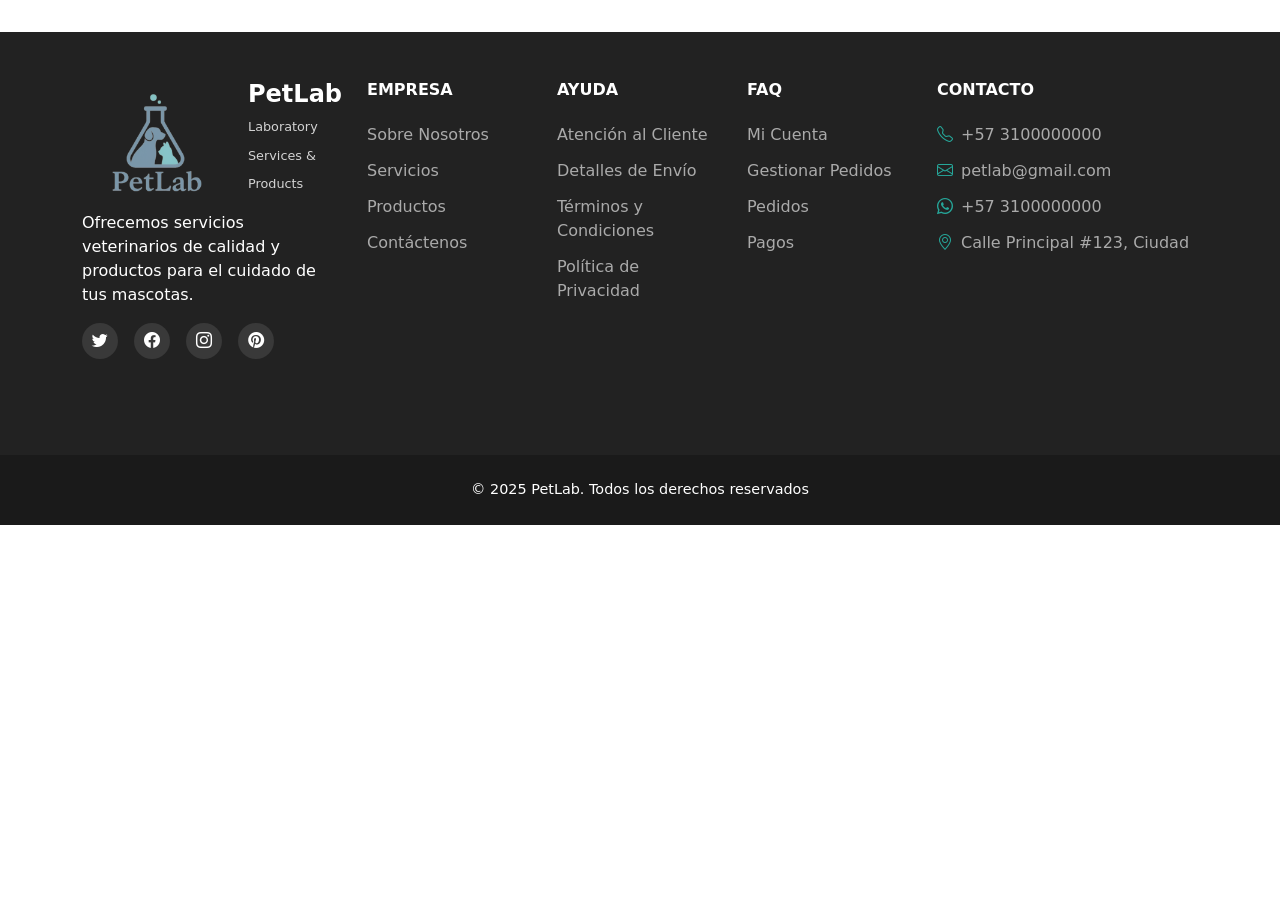
<file: pages/footer.html>
<!DOCTYPE html>
<html lang="es">
<head>
  <meta charset="UTF-8">
  <meta name="viewport" content="width=device-width, initial-scale=1.0">
  <title>PetLab - Laboratory Services & Products</title>
  <link href="https://cdn.jsdelivr.net/npm/bootstrap@5.3.0/dist/css/bootstrap.min.css" rel="stylesheet">
  <link rel="stylesheet" href="https://cdn.jsdelivr.net/npm/bootstrap-icons@1.11.1/font/bootstrap-icons.css">
  <link rel="stylesheet" href="/styles/footer.css">
</head>
<body>

  <footer class="footer-main">
    <div class="container py-5">
      <div class="row">
        <div class="col-lg-3 mb-4">
          <div class="footer-brand">
            <div class="footer-logo">
              <img src="/assets/logo1.png" alt="PetLab logo" class="img-fluid" style="width: 150px;">
              <span>PetLab<br><small>Laboratory Services & Products</small></span>
            </div>
            <p class="mt-3">Ofrecemos servicios veterinarios de calidad y productos para el cuidado de tus mascotas.</p>
            <div class="footer-social mt-3">
              <a href="#" class="social-icon"><i class="bi bi-twitter"></i></a>
              <a href="#" class="social-icon"><i class="bi bi-facebook"></i></a>
              <a href="#" class="social-icon"><i class="bi bi-instagram"></i></a>
              <a href="#" class="social-icon"><i class="bi bi-pinterest"></i></a>
            </div>
          </div>
        </div>
        
        <div class="col-lg-2 col-md-3 col-6 mb-4">
          <h5 class="footer-heading">EMPRESA</h5>
          <ul class="footer-links">
            <li><a href="/pages/aboutUs.html">Sobre Nosotros</a></li>
            <li><a href="#servicesAndProducts">Servicios</a></li>
            <li><a href="#servicesAndProducts">Productos</a></li>
            <li><a href="/pages/contact.html">Contáctenos</a></li>
          </ul>
        </div>
        
        <div class="col-lg-2 col-md-3 col-6 mb-4">
          <h5 class="footer-heading">AYUDA</h5>
          <ul class="footer-links">
            <li><a href="#">Atención al Cliente</a></li>
            <li><a href="#">Detalles de Envío</a></li>
            <li><a href="#">Términos y Condiciones</a></li>
            <li><a href="#">Política de Privacidad</a></li>
          </ul>
        </div>
       
        <div class="col-lg-2 col-md-3 col-6 mb-4">
          <h5 class="footer-heading">FAQ</h5>
          <ul class="footer-links">
            <li><a href="#">Mi Cuenta</a></li>
            <li><a href="#">Gestionar Pedidos</a></li>
            <li><a href="#">Pedidos</a></li>
            <li><a href="#">Pagos</a></li>
          </ul>
        </div>

        <div class="col-lg-3 col-md-3 col-6 mb-4">
          <h5 class="footer-heading">CONTACTO</h5>
          <ul class="footer-contact">
            <li><i class="bi bi-telephone"></i> +57 3100000000</li>
            <li><i class="bi bi-envelope"></i> petlab@gmail.com</li>
            <li><i class="bi bi-whatsapp"></i> +57 3100000000</li>
            <li><i class="bi bi-geo-alt"></i> Calle Principal #123, Ciudad</li>
          </ul>
        </div>
      </div>
    </div>
    
    <div class="footer-bottom">
      <div class="container">
        <div class="row align-items-center">
          <div class=" text-lg-center">
            <p class="mb-0">© 2025 PetLab. Todos los derechos reservados</p>
          </div>
        </div>
      </div>
    </div>
  </footer>

  <script src="https://cdn.jsdelivr.net/npm/bootstrap@5.3.0/dist/js/bootstrap.bundle.min.js"></script>
</body>
</html>
</file>
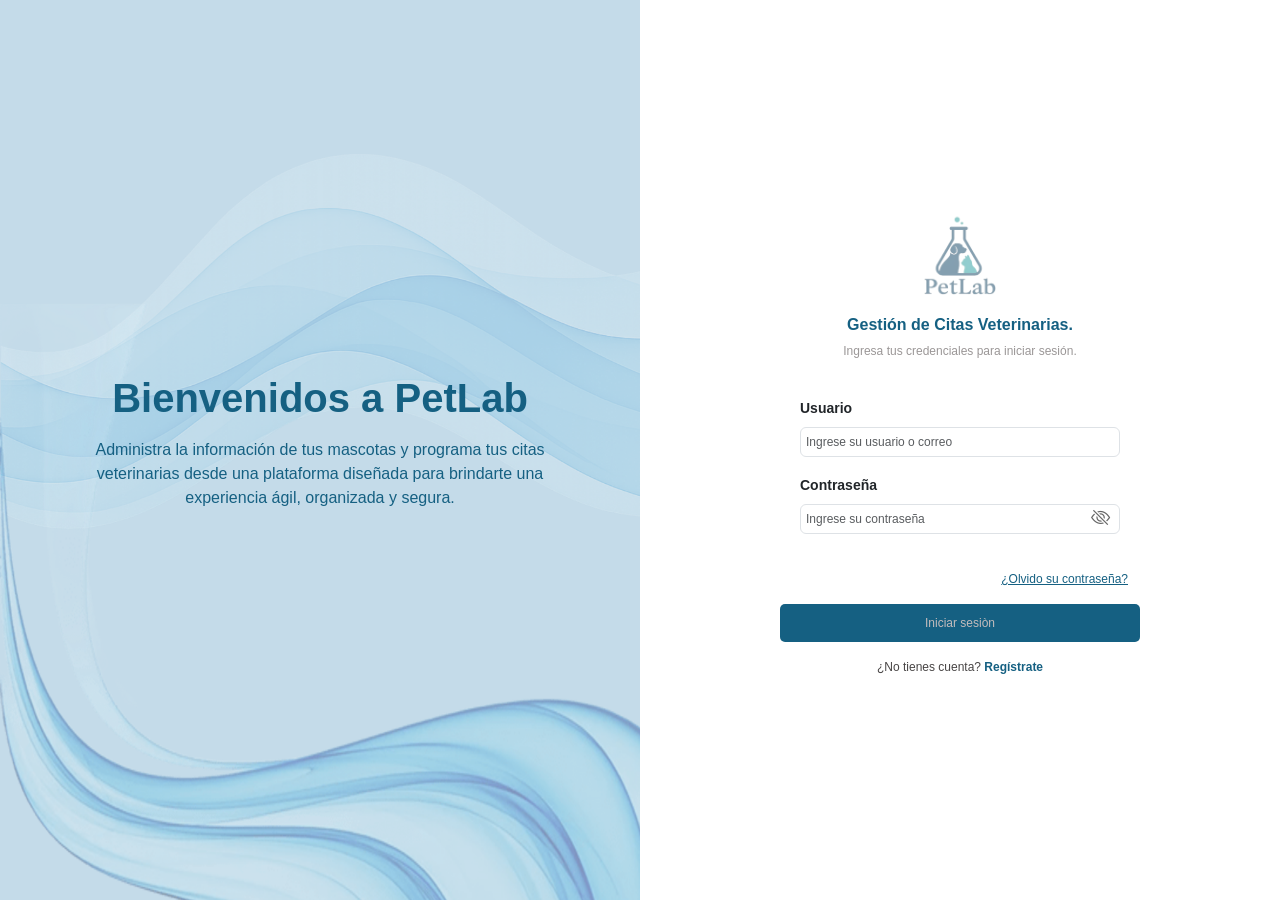
<file: pages/login.html>
<!DOCTYPE html>
<html lang="en">
<head>
    <meta charset="UTF-8">
    <meta name="viewport" content="width=device-width, initial-scale=1.0">
    <!-- Titulo -->
    <title>Login|Register</title>
    <!-- Styles -->
    <link rel="stylesheet" href="/styles/login.css">
    <!-- Bootstrap -->
    <link href="https://cdn.jsdelivr.net/npm/bootstrap@5.3.5/dist/css/bootstrap.min.css" rel="stylesheet" integrity="sha384-SgOJa3DmI69IUzQ2PVdRZhwQ+dy64/BUtbMJw1MZ8t5HZApcHrRKUc4W0kG879m7" crossorigin="anonymous">
    <link href="https://cdn.jsdelivr.net/npm/bootstrap-icons@1.10.5/font/bootstrap-icons.css" rel="stylesheet">
   
<body>
    <div class="pantalla-principal-wrapper">
        <div class="pantalla-principal">
            <!-- Seccion de login -->
            <div class="contenedor-login">
                <div class="bienvenida">
                    <img src="/assets/hondas2.png" alt="fondo">
                    <div class="title">
                        <h1>Bienvenidos a PetLab</h1>
                        <p>Administra la información de tus mascotas y programa tus citas veterinarias desde una plataforma diseñada para brindarte una experiencia ágil, organizada y segura.
                        </p>
                    </div>
                </div>
                <div class="login">
                    <img src="/assets/logo.png" class="img-login" alt="">
                    <div class="title-login">
                        <h2>Gestión de Citas Veterinarias.</h2>
                        <p>Ingresa tus credenciales para iniciar sesión.</p>
                    </div>
                    <form id="form-login" class="login">
                        <div class="mb-3">
                            <label for="formGroupExampleInput" class="form-label">Usuario</label>
                            <input type="text" class="form-control" id="usuario" placeholder="Ingrese su usuario o correo">
                        </div>
                        <div class="mb-3 input-password-container">
                            <label for="formGroupExampleInput2" class="form-label">Contraseña</label>
                            <div class="input-wrapper">
                                <input type="password" class="form-control" id="contrasena" placeholder="Ingrese su contraseña">
                                <i class="bi bi-eye-slash toggle-password" id="toggle-login-password"></i>
                            </div>
                        </div>
                    </form>
                    
                    <div class="container olvido-contrasena mb-3" >
                        <a href="">¿Olvido su contraseña?</a>
                    </div>
                    <div class="button-iniciar mb-3">
                        <button id="button-login" class="button-login" type="button">Iniciar sesiòn</button>
                    </div>
                    
                    <div class="link-registro">
                        <p>¿No tienes cuenta? <a href="#" class="btn-registro">Regístrate</a></p>
                    </div>
                </div>
            </div>
            <!-- Seccion de Registro -->
            <div class="contenedor-register">
                <div class="register">
                    <img src="/assets/logo.png" class="img-register" alt="">
                    <h2>Crear cuenta</h2>
                    <form action="" class="register" id="form-register">
                        <div class="mb-3 mt-5">
                            <input type="text" class="form-control" id="form-name" placeholder="Ingresa tu nombre de usuario">
                            <small class="error-text"></small>
                        </div>
                        <div class="mb-3">
                            <input type="email" class="form-control" id="form-email" placeholder="Ingrese un correo electronico">
                            <small class="error-text"></small>
                        </div>
                        <div class="mb-3">
                            <input type="number" class="form-control" id="form-number" placeholder="Ingresa tu numero telefonico">
                            <small class="error-text"></small>
                        </div>
                        <div class="mb-3 input-password-container">
                            <div class="input-wrapper">
                                <input type="password" class="form-control" id="form-password" placeholder="Ingrese una contraseña">
                                <i class="bi bi-eye-slash toggle-password" id="toggle-password"></i>
                            </div>
                            <small class="error-text"></small>
                        </div>
                        <div class="mb-3 input-password-container">
                            <div class="input-wrapper">
                                <input type="password" class="form-control mb-2" id="form-confirm-password" placeholder="Confirma tu contraseña">
                                <i class="bi bi-eye-slash toggle-password" id="toggle-confirm-password"></i>
                            </div>
                            <small class="error-text"></small>
                        </div>
                        <div class="button-iniciar mb-3">
                            <button class="button-login" type="submit">Registrarse</button>
                        </div>
                    </form>
                    
                    <div class="link-registro mt-5">
                        <p>¿Ya tienes cuenta? <a href="#" class="btn-login">Inicia sesión</a></p>
                    </div>
                </div>
                <div class="crea-cuenta">
                    <img src="/assets/hondas2.png" alt="fondo">
                    <div class="title">
                        <h1>Crea tu cuenta</h1>
                        <p>Crea tu cuenta para gestionar la información de tus mascotas y programar citas veterinarias de forma rápida, sencilla y segura.
                        </p>
                    </div>
                </div>
            </div>
        </div>
    </div>
    <!-- Modal del register -->
    <div id="modal" class="modal" style="display: none;">
        <div class="modal-content">
            <p id="modal-message"></p>
            <button type="button" id="modal-close-button">Cerrar</button>
        </div>
    </div>
    <!-- Modal de login -->
    <div class="modal fade" id="modalValidacion" tabindex="-1" aria-hidden="true">
        <div class="modal-dialog modal-dialog-centered">
            <div class="modal-content text-center">
                <div class="modal-header">
                    <h5 class="modal-title">Atención</h5>
                    <button type="button" class="btn-close" data-bs-dismiss="modal" aria-label="Cerrar"></button>
                </div>
                <div class="modal-body">
                    <p id="modalTexto">Mensaje del sistema</p>
                </div>
                <div class="modal-footer">
                    <button type="button" class="btn btn-primary" data-bs-dismiss="modal">Aceptar</button>
                </div>
            </div>
        </div>
    </div>

    <script src="/scripts/login_Scripts/validateForm.js"></script>
    <!-- <script src="/scripts/login_Scripts/regiterUser.js"></script> -->
    <script src="/scripts/login_Scripts/transitionLogin.js"></script>
    <script src="https://cdn.jsdelivr.net/npm/bootstrap@5.3.5/dist/js/bootstrap.bundle.min.js" integrity="sha384-k6d4wzSIapyDyv1kpU366/PK5hCdSbCRGRCMv+eplOQJWyd1fbcAu9OCUj5zNLiq" crossorigin="anonymous"></script>
    <script src="/scripts/login_Scripts/validateUser.js"></script>
    
</body>
</html>
</file>
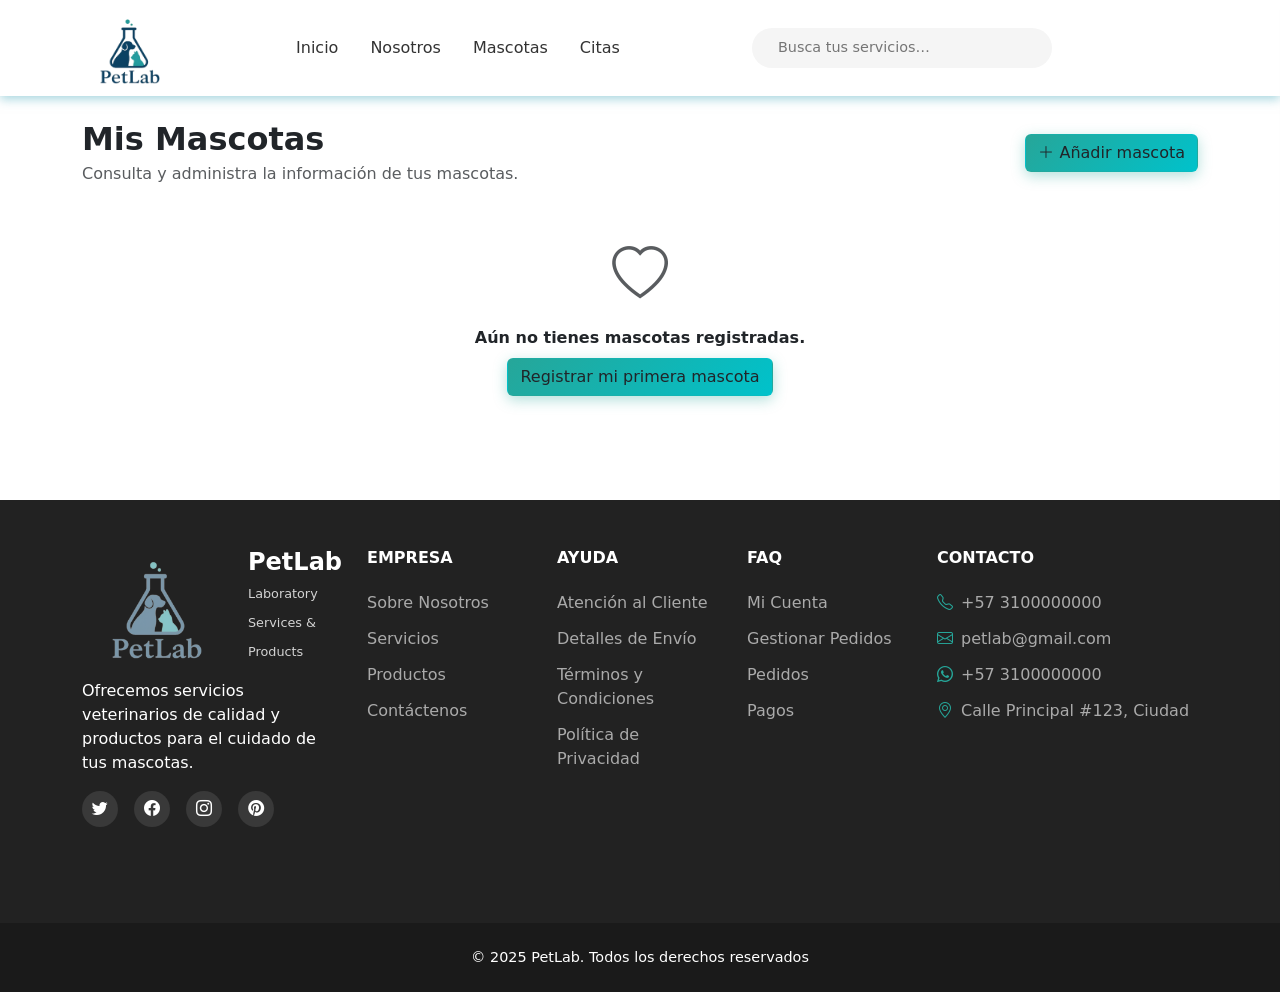
<file: pages/mascotas.html>
<!DOCTYPE html>
<html lang="es">
<head>
  <meta charset="UTF-8" />
  <meta name="viewport" content="width=device-width, initial-scale=1.0" />
  <title>Mis Mascotas | PetLab</title>

  <link href="https://cdn.jsdelivr.net/npm/bootstrap@5.3.5/dist/css/bootstrap.min.css" rel="stylesheet" integrity="sha384-SgOJa3DmI69IUzQ2PVdRZhwQ+dy64/BUtbMJw1MZ8t5HZApcHrRKUc4W0kG879m7" crossorigin="anonymous">
  <link rel="stylesheet" href="https://cdn.jsdelivr.net/npm/bootstrap-icons@1.10.5/font/bootstrap-icons.css">
  <script src="https://cdn.lordicon.com/lordicon.js"></script>

  <link rel="stylesheet" href="/styles/navbar.css" />
  <link rel="stylesheet" href="/styles/footer.css" />
  <link rel="stylesheet" href="/styles/mascotas.css" />
</head>
<body>
  <div id="container-navbar"></div>

  <main>
    <section class="container py-4">
      <div class="d-flex justify-content-between align-items-center flex-wrap gap-2 mb-4">
        <div>
          <h2 class="fw-bold mb-1">Mis Mascotas</h2>
          <p class="text-muted mb-0">Consulta y administra la información de tus mascotas.</p>
        </div>
        <button class="btn btn-mascota-primary" data-bs-toggle="modal" data-bs-target="#modalMascota" onclick="abrirModalNueva()">
          <i class="bi bi-plus-lg"></i> Añadir mascota
        </button>
      </div>

      <!-- Grid de mascotas -->
      <div class="row g-3" id="mascotasContainer"></div>

      <!-- Estado vacío -->
      <div class="text-center py-5 d-none" id="mascotasVacio">
        <i class="bi bi-heart display-4 text-muted"></i>
        <p class="mt-3 mb-2 fw-semibold">Aún no tienes mascotas registradas.</p>
        <button class="btn btn-mascota-primary" data-bs-toggle="modal" data-bs-target="#modalMascota" onclick="abrirModalNueva()">
          Registrar mi primera mascota
        </button>
      </div>
    </section>
  </main>

  <div id="container-footer" class="container-footer"></div>

  <!-- Modal registrar / editar mascota -->
  <div class="modal fade" id="modalMascota" tabindex="-1" aria-hidden="true">
    <div class="modal-dialog modal-dialog-centered">
      <div class="modal-content">
        <div class="modal-header">
          <h5 class="modal-title" id="modalMascotaTitulo">Añadir mascota</h5>
          <button type="button" class="btn-close" data-bs-dismiss="modal" aria-label="Cerrar"></button>
        </div>
        <div class="modal-body">
          <form id="formMascota">
            <input type="hidden" id="mascotaId">
            <div class="mb-3">
              <div class="mb-3 text-center">
  <div class="mascota-foto-preview" id="mascotaFotoPreview">
    <i class="bi bi-camera"></i>
  </div>
  <label class="btn btn-sm btn-outline-secondary mt-2 mb-0">
    Subir foto
    <input type="file" id="mascotaFoto" accept="image/*" hidden>
  </label>
</div>
              <label class="form-label">Nombre *</label>
              <input type="text" class="form-control" id="mascotaNombre" placeholder="Ej. Max" required>
            </div>
            <div class="row">
              <div class="col-6 mb-3">
                <label class="form-label">Especie *</label>
                <select class="form-select" id="mascotaEspecie" required>
                  <option value="">Selecciona...</option>
                  <option>Perro</option>
                  <option>Gato</option>
                  <option>Ave</option>
                  <option>Conejo</option>
                  <option>Otro</option>
                </select>
              </div>
              <div class="col-6 mb-3">
                <label class="form-label">Raza</label>
                <input type="text" class="form-control" id="mascotaRaza" placeholder="Ej. Labrador">
              </div>
            </div>
            <div class="row">
              <div class="col-6 mb-3">
                <label class="form-label">Edad (años)</label>
                <input type="number" min="0" class="form-control" id="mascotaEdad" placeholder="0">
              </div>
              <div class="col-6 mb-3">
                <label class="form-label">Peso (kg)</label>
                <input type="number" min="0" step="0.1" class="form-control" id="mascotaPeso" placeholder="0">
              </div>
            </div>
            <div class="mb-3">
              <label class="form-label">Notas (alergias, condiciones, etc.)</label>
              <textarea class="form-control" id="mascotaNotas" rows="2"></textarea>
            </div>
          </form>
        </div>
        <div class="modal-footer">
          <button type="button" class="btn btn-outline-secondary" data-bs-dismiss="modal">Cancelar</button>
          <button type="button" class="btn btn-mascota-primary" id="btnGuardarMascota">Guardar</button>
        </div>
      </div>
    </div>
  </div>

  <script src="https://cdn.jsdelivr.net/npm/bootstrap@5.3.5/dist/js/bootstrap.bundle.min.js" integrity="sha384-k6d4wzSIapyDyv1kpU366/PK5hCdSbCRGRCMv+eplOQJWyd1fbcAu9OCUj5zNLiq" crossorigin="anonymous"></script>
  <script src="/scripts/scripst.js"></script>
  <script src="/scripts/footer.js"></script>
  <script src="/scripts/mascotas.js"></script>
</body>
</html>
</file>
<file: styles/footer.css>
.newsletter-section {
  padding: 0;
  margin: 2rem 0 0;
}

.newsletter-container {
  background-color: #0B3B59 ;
  border-radius: 10px;
  padding: 2rem;
  color: white;
  align-items: center;
}

.newsletter-container h3 {
  font-weight: 700;
  margin: 0;
  font-size: 1.5rem;
}

.newsletter-form .input-group {
  background-color: white !important;
  border-radius: 50px !important;
  overflow: hidden !important;
}

.newsletter-form .input-group-text {
  background-color: white;
  border: none;
  color: #777;
}

.newsletter-form .form-control {
  border: none;
  padding: 0.75rem 0.5rem;
}

.newsletter-form .form-control:focus {
  box-shadow: none;
}

.btn-subscribe {
  background-color: white;
  color: #333;
  border-radius: 50px;
  padding: 0.75rem;
  font-weight: 600;
  transition: all 0.3s ease;
}

.btn-subscribe:hover {
  background-color: #f0f0f0;
}

/* Estilos para el footer principal */
.footer-main {
  background-color: #222;
  color: #fff;
  margin-top: 2rem;
}

.footer-brand {
  margin-bottom: 1.5rem;
}

.footer-logo {
  display: flex;
  align-items: center;
  gap: 1rem;
  margin-bottom: 1rem;
}

.footer-logo span {
  font-size: 1.5rem;
  font-weight: 600;
  line-height: 1.2;
}

.footer-logo small {
  font-size: 0.8rem;
  font-weight: 400;
  opacity: 0.8;
}

.footer-social {
  display: flex;
  gap: 1rem;
}

.social-icon {
  display: flex;
  align-items: center;
  justify-content: center;
  width: 36px;
  height: 36px;
  background-color: rgba(255, 255, 255, 0.1);
  border-radius: 50%;
  color: white;
  transition: all 0.3s ease;
}

.social-icon:hover {
  background-color: #26A699;
  color: white;
}

.footer-heading {
  font-size: 1rem;
  font-weight: 600;
  margin-bottom: 1.5rem;
  color: white;
}

.footer-links {
  list-style: none;
  padding: 0;
  margin: 0;
}

.footer-links li {
  margin-bottom: 0.75rem;
}

.footer-links a {
  color: #aaa;
  text-decoration: none;
  transition: color 0.3s ease;
}

.footer-links a:hover {
  color: #26A699;
}

.footer-contact {
  list-style: none;
  padding: 0;
  margin: 0;
}

.footer-contact li {
  margin-bottom: 0.75rem;
  color: #aaa;
  display: flex;
  align-items: center;
  gap: 0.5rem;
}

.footer-contact li i {
  color: #26A699;
}

.footer-bottom {
  background-color: #1a1a1a;
  padding: 1.5rem 0;
  font-size: 0.9rem;
}

.payment-methods {
  display: flex;
  gap: 0.5rem;
  justify-content: flex-end;
}

.payment-methods img {
  height: 25px;
  width: auto;
  filter: grayscale(100%);
  opacity: 0.7;
  transition: all 0.3s ease;
}

.payment-methods img:hover {
  filter: grayscale(0);
  opacity: 1;
}

@media (max-width: 768px) {
  .newsletter-container {
    padding: 1.5rem;
  }

  .newsletter-container h3 {
    font-size: 1.2rem;
    margin-bottom: 1rem;
  }

  .footer-bottom .col-md-6 {
    text-align: center !important;
    margin-bottom: 1rem;
  }

  .payment-methods {
    justify-content: center;
  }
}
</file>
<file: styles/login.css>
* {
    box-sizing: border-box;
    margin: 0;
    padding: 0;
}

body, html {
    margin: 0;
    padding: 0;
    overflow-x: hidden;
}

.pantalla-principal-wrapper {
    width: 100vw;
    height: 100vh;
    overflow: hidden;
    position: relative;
}

/* Pantalla principal */
.pantalla-principal{
    display: flex;
    width: 200vw;
    height: 100vh;
    transition: transform 0.6s ease-in-out;
}

.pantalla-principal.registro-activo {
    transform: translateX(-100vw);
}

/* Contenedor de toda la pantalla */
.contenedor-login {
    display: flex;
    height: 100vh;
    width: 100%;
    font-family: 'Arial', sans-serif;
}

/* Div de bienvenida */
.bienvenida {
    width: 50%;
    position: relative;
    background-color: #c4dbe9;
    color: white;
    display: flex;
    align-items: center;
    justify-content: center;
    text-align: center;
    padding: 2rem;
    overflow: hidden;
}

.bienvenida img {
    position: absolute;
    top: 0;
    left: 0;
    width: 110%;
    height: 100%;
    object-fit: cover;
    opacity: 1;
    z-index: 1;
}

.bienvenida .title {
    position: relative;
    z-index: 2;
    max-width: 500px;
}

.bienvenida h1 {
    font-size: 2.5rem;
    margin-bottom: 1rem;
    color: #156082;
    font-family: "Poppins", sans-serif;
    font-weight:900;
}

.bienvenida p {
    font-size: 1rem;
    line-height: 1.5;
    color: #156082;
    font-family: "Poppins", sans-serif;
}

@media (max-width: 768px) {
    .bienvenida {
        display: none;
    }
}

/* Contenedor de incio de sesion */
.login {
    width: 100%; 
    max-width: 400px; 
    background-color: white;
    display: flex;
    flex-direction: column;
    align-items: center; 
    justify-content: center;
    padding: 20px;
    margin: 0 auto;
}

 /* imagen superior */
.login img {
    width: 120px; 
    height: auto;
    margin-bottom: 20px;
}

.img-login{
    opacity:0.5;
}

/* Titulo y parrafo para incicio de sesio */
.title-login h2{
    font-size: 16px;
    font-weight: bold;
    color: #156082;
    text-align: center;
    font-family: "Poppins", sans-serif;
}

.title-login p{
    font-size: 12px;
    color:rgb(155, 151, 151) ;
    font-family: "Poppins", sans-serif;
}

/* Formulario */
.login input {
    width: 100%; 
    padding: 5px;
    font-size: 12px;
    font-family: "Poppins", sans-serif;
}

.mb-3 {
    width: 100%; 
}

.form-label {
    font-size: 14px;
    font-weight: bold;
    font-family: "Poppins", sans-serif;
}

/* Olvido su contraseña */
.olvido-contrasena{
    width: 100%;
    display: flex;
    justify-content:flex-end;
    align-items: center;
    font-size: 12px;
}

.olvido-contrasena a {
    color: #156082;
    font-family: "Poppins", sans-serif;
}

/* Boton de inicio de sesion */

.button-login{
    width: 100%;
    background-color: #156082;
    color: rgb(195, 188, 188);
    border-radius: 5px;
    font-size: 12px;
    padding: 10px;
    border-style: none;
    font-family: "Poppins", sans-serif;
}

.button-iniciar{
    width: 100%;
    display: flex;
    justify-content: center;

}

/* Division de inicia sesion con */
.inicia-con{
    display: flex;
    width: 100%;
    position: relative;
    align-items: center;
    justify-content:center;
}

.inicia-con h4{
    font-size: 12px;
    color: rgb(117, 114, 114);
    position: relative;
    z-index:2;
    background-color: white;
    padding: 1%;
    text-align: center;
    width: 100%;
    font-family: "Poppins", sans-serif;
    
}

.inicia-con hr {
    top: 50%;
    color: black;
    width: 100%;
    z-index: 0.5;
    height: 15%;
    left: 0%;
    right:0%;
}

/* Incio de sesion con google */
.inicio-google{
    width: 100%;
}

.button-google{
    width: 100%;
    border: none;
    background-color: rgb(214, 214, 214);
    border-radius: 5px;
    align-items: center;
    justify-content: center;
    color: rgb(72, 69, 69);
    font-size: 12px;
    font-family: "Poppins", sans-serif;
}

.button-google img {
    width: 22px;
    height: auto;
    margin: 2%;
}

/* Texto de notienes cuenta y registro */
.link-registro p {
    color: rgb(72, 69, 69);
    font-size: 12px;
    font-family: "Poppins", sans-serif;
}

.link-registro a{
    font-weight: bold;
    text-decoration: none;
    color: #156082;
    font-family: "Poppins", sans-serif;
}

/*! Estolos de la pagina de registro */

.contenedor-register{
    display: flex;
    height: 100vh;
    width: 100%;
    font-family: 'Arial', sans-serif;
}

/* Register */
.register {
    width: 100%; 
    max-width: 400px; 
    background-color: white;
    display: flex;
    flex-direction: column;
    align-items: center; 
    justify-content: center;
    padding: 20px;
    margin: 0 auto;
}

.register h2 {
    font-size: 20px;
    font-weight: bold;
    color: #156082;
    text-align: center;
    font-family: "Poppins", sans-serif;
    font-weight: bold;
}

/* mensaje de error en los inputs */
.error-text {
    font-size: 12px;
    color: red;
    height: 16px;
    display: block;
}

/* modal de informacion de registro */
.modal {
    position: fixed;
    top: 0;
    left: 0;
    width: 100vw;
    height: 100vh;
    background: rgba(0, 0, 0, 0.5);
    display: flex;
    align-items: center;
    justify-content: center;
    z-index: 9999;
}

.modal-content {
    background: white;
    padding: 2rem;
    border-radius: 10px;
    text-align: center;
    max-width: 400px;
    width: 90%;
    box-shadow: 0 0 10px rgba(0, 0, 0, 0.3);
}



/* imagen superior register*/
.register img {
    width: 120px; 
    height: auto;
    margin-bottom:5px;
}

.img-register{
    opacity:0.5;
}

.register input {
    width: 100%; 
    padding: 5px;
    font-size: 12px;
    font-family: "Poppins", sans-serif;
}

/* Informacion lateral texto crea tu cuenta */

.crea-cuenta {
    width: 50%;
    position: relative;
    background-color: #c4dbe9;
    color: white;
    display: flex;
    align-items: center;
    justify-content: center;
    text-align: center;
    padding: 2rem;
    overflow: hidden;
}

.crea-cuenta img {
    position: absolute;
    top: 0;
    left: 0;
    width: 110%;
    height: 100%;
    object-fit: cover;
    opacity: 1;
    z-index: 1;
}

.crea-cuenta .title {
    position: relative;
    z-index: 2;
    max-width: 500px;
}

.crea-cuenta h1 {
    font-size: 2.5rem;
    margin-bottom: 1rem;
    color: #156082;
    font-family: "Poppins", sans-serif;
    font-weight:900;
}

.crea-cuenta p {
    font-size: 1rem;
    line-height: 1.5;
    color: #156082;
    font-family: "Poppins", sans-serif;
    
}

/* icono para mostrar contraseña */
.input-password-container {
  position: relative;
}

.input-wrapper {
  position: relative;
}

.input-wrapper input {
  width: 100%;
  padding-right: 35px; /* espacio para el icono */
  box-sizing: border-box;
}

.toggle-password {
  position: absolute;
  right: 10px;
  top: 50%;
  transform: translateY(-50%);
  cursor: pointer;
  color: #666;
  font-size: 1.2rem;
  pointer-events: auto;
}
</file>
<file: styles/navbar.css>
.container-navbar {
  display: flex;
  align-items: center;
  justify-content: space-between;
  padding: 3rem 5rem;
  background-color: white;
  height: 80px;
  box-shadow: 0 3px 10px rgba(106, 186, 201, 0.603);
  position: relative;
}

.img-navbar {
  width: 100px;
  height: auto;
}

.lista-navbar {
  list-style-type: none;
  display: flex;
  gap: 2rem;
  margin: 0;
  padding: 0;
}

.lista-navbar a {
  text-decoration: none;
}

.lista-navbar li {
  color: #333;
  font-weight: 500;
  font-size: 1rem;
  cursor: pointer;
  transition: all 0.3s ease;
  position: relative;
}

.lista-navbar li:hover {
  color: #00c2cb;
}

.lista-navbar li:hover::after {
  content: "";
  position: absolute;
  bottom: -5px;
  left: 0;
  width: 100%;
  height: 2px;
  background-color: #00c2cb;
}

.iconos-navbar {
  display: flex;
  align-items: center;
  gap: 1rem;
}

.icons-nav {
  font-size: 1.3rem;
  color: #333;
  cursor: pointer;
  transition: color 0.3s ease;
}

.icons-nav:hover {
  color: #00c2cb;
}

.menu-toggle {
  display: none;
  font-size: 1.5rem;
  background: none;
  border: none;
  color: #333;
  cursor: pointer;
}

.search-wrapper {
  display: flex;
  align-items: center;
  background-color: #f5f5f5;
  border-radius: 50px;
  padding: 0.5rem 1rem;
  margin: 0 1rem;
  width: 300px;
  transition: all 0.3s ease;
}

.search-wrapper:focus-within {
  box-shadow: 0 0 0 2px rgba(0, 194, 203, 0.3);
}

.search-wrapper i {
  color: #777;
  margin-right: 0.5rem;
}

.search-wrapper input {
  border: none;
  background: transparent;
  outline: none;
  width: 100%;
  font-size: 0.9rem;
  color: #333;
}

/* Estilos para el modal móvil */
.mobile-nav-modal {
  position: fixed;
  top: 0;
  right: -100%;
  width: 80%;
  max-width: 300px;
  height: 100vh;
  background-color: white;
  z-index: 1000;
  transition: right 0.3s ease;
  box-shadow: -5px 0 15px rgba(0, 0, 0, 0.1);
  padding: 1rem;
  overflow-y: auto;
}

.mobile-nav-modal.active {
  right: 0;
}

.mobile-nav-header {
  display: flex;
  justify-content: space-between;
  align-items: center;
  padding-bottom: 1rem;
  border-bottom: 1px solid #eee;
  margin-bottom: 1rem;
}

.close-mobile-nav {
  background: none;
  border: none;
  font-size: 1.5rem;
  cursor: pointer;
  color: #333;
}

.mobile-nav {
  display: flex;
  flex-direction: column;
  gap: 1rem;
}

.mobile-nav a {
  text-decoration: none;
  color: #333;
  font-size: 1.1rem;
  padding: 0.5rem 0;
  border-bottom: 1px solid #eee;
}

.mobile-nav a:hover {
  color: #00c2cb;
}

.overlay {
  position: fixed;
  top: 0;
  left: 0;
  width: 100%;
  height: 100%;
  background-color: rgba(0, 0, 0, 0.5);
  z-index: 999;
  display: none;
}

.overlay.active {
  display: block;
}

/* Media queries para responsive */
@media (max-width: 992px) {
  .search-wrapper {
    width: 200px;
  }
}

@media (max-width: 768px) {
  .container-navbar {
    padding: 0.5rem 1rem;
  }

  .lista-navbar {
    display: none;
  }

  .search-wrapper {
    display: none;
  }

  .menu-toggle {
    display: block;
  }

  .iconos-navbar {
    gap: 0.5rem;
  }

  .mobile-search-wrapper {
    display: flex;
    margin: 1rem 0;
    width: 100%;
  }
}

/* =========================
   CARRITO LATERAL
   ========================= */

.cart-sidebar {
  position: fixed;
  top: 0;
  right: -400px;
  width: 380px;
  max-width: 90%;
  height: 100vh;
  background-color: white;
  z-index: 1100;
  box-shadow: -5px 0 15px rgba(0, 0, 0, 0.2);
  transition: right 0.3s ease;
  display: flex;
  flex-direction: column;
}

/* El carrito solamente se muestra cuando tiene active */
.cart-sidebar.active {
  right: 0;
}

.cart-header {
  display: flex;
  justify-content: space-between;
  align-items: center;
  padding: 1.2rem;
}

.cart-header h2 {
  margin: 0;
  font-size: 1.3rem;
}

.close-cart {
  font-size: 2rem;
  cursor: pointer;
  color: #333;
}

.cart-items {
  flex: 1;
  overflow-y: auto;
  padding: 1rem;
}

.cart-footer {
  padding: 1rem;
  border-top: 1px solid #eee;
}

.total {
  font-size: 1.1rem;
  margin-bottom: 1rem;
}

.clear-btn,
.buy-btn {
  width: 100%;
  padding: 0.7rem;
  margin-top: 0.5rem;
  border: none;
  border-radius: 8px;
  cursor: pointer;
}

.clear-btn {
  background-color: #f1f1f1;
  color: #333;
}

.buy-btn {
  background-color: #00c2cb;
  color: white;
}
</file>
<file: styles/mascotas.css>
.btn-mascota-primary {
  background: linear-gradient(135deg, #26a699, #00c2cb);
  border: none;
  color: #fff;
  border-radius: 30px;
  font-weight: 600;
  padding: 0.65rem 1.4rem;
  box-shadow: 0 4px 14px rgba(38, 166, 153, 0.35);
  transition: transform 0.15s ease, box-shadow 0.15s ease;
}
.btn-mascota-primary:hover {
  transform: translateY(-2px);
  box-shadow: 0 8px 20px rgba(38, 166, 153, 0.45);
  color: #fff;
}

.card-mascota {
  background: #fff;
  border: 1px solid #eceff1;
  border-radius: 16px;
  padding: 1.25rem;
  display: flex;
  align-items: center;
  gap: 1rem;
  box-shadow: 0 2px 10px rgba(0, 0, 0, 0.05);
  transition: box-shadow 0.2s ease, transform 0.2s ease;
  height: 100%;
}
.card-mascota:hover {
  box-shadow: 0 8px 20px rgba(0, 0, 0, 0.1);
  transform: translateY(-2px);
}

.card-mascota-icono {
  width: 56px;
  height: 56px;
  min-width: 56px;
  border-radius: 50%;
  background-color: #e3f3f1;
  color: #26a699;
  display: flex;
  align-items: center;
  justify-content: center;
  font-size: 1.5rem;
}

.card-mascota-info h5 {
  margin-bottom: 0.2rem;
  color: #145873;
  font-weight: 700;
}

.card-mascota-acciones {
  margin-left: auto;
  display: flex;
  flex-direction: column;
  gap: 0.4rem;
}

.btn-icon-mascota {
  background: none;
  border: none;
  color: #6c757d;
  font-size: 1.1rem;
  cursor: pointer;
  padding: 0.2rem;
}
.btn-icon-mascota:hover {
  color: #145873;
}

.mascota-foto-preview {
  width: 90px; height: 90px;
  border-radius: 50%;
  background: #e3f3f1;
  color: #26a699;
  display: flex; align-items: center; justify-content: center;
  font-size: 1.8rem;
  margin: 0 auto;
  overflow: hidden;
}
.mascota-foto-preview img { width: 100%; height: 100%; object-fit: cover; }

.card-mascota-icono img { width: 100%; height: 100%; object-fit: cover; border-radius: 50%; }
</file>
